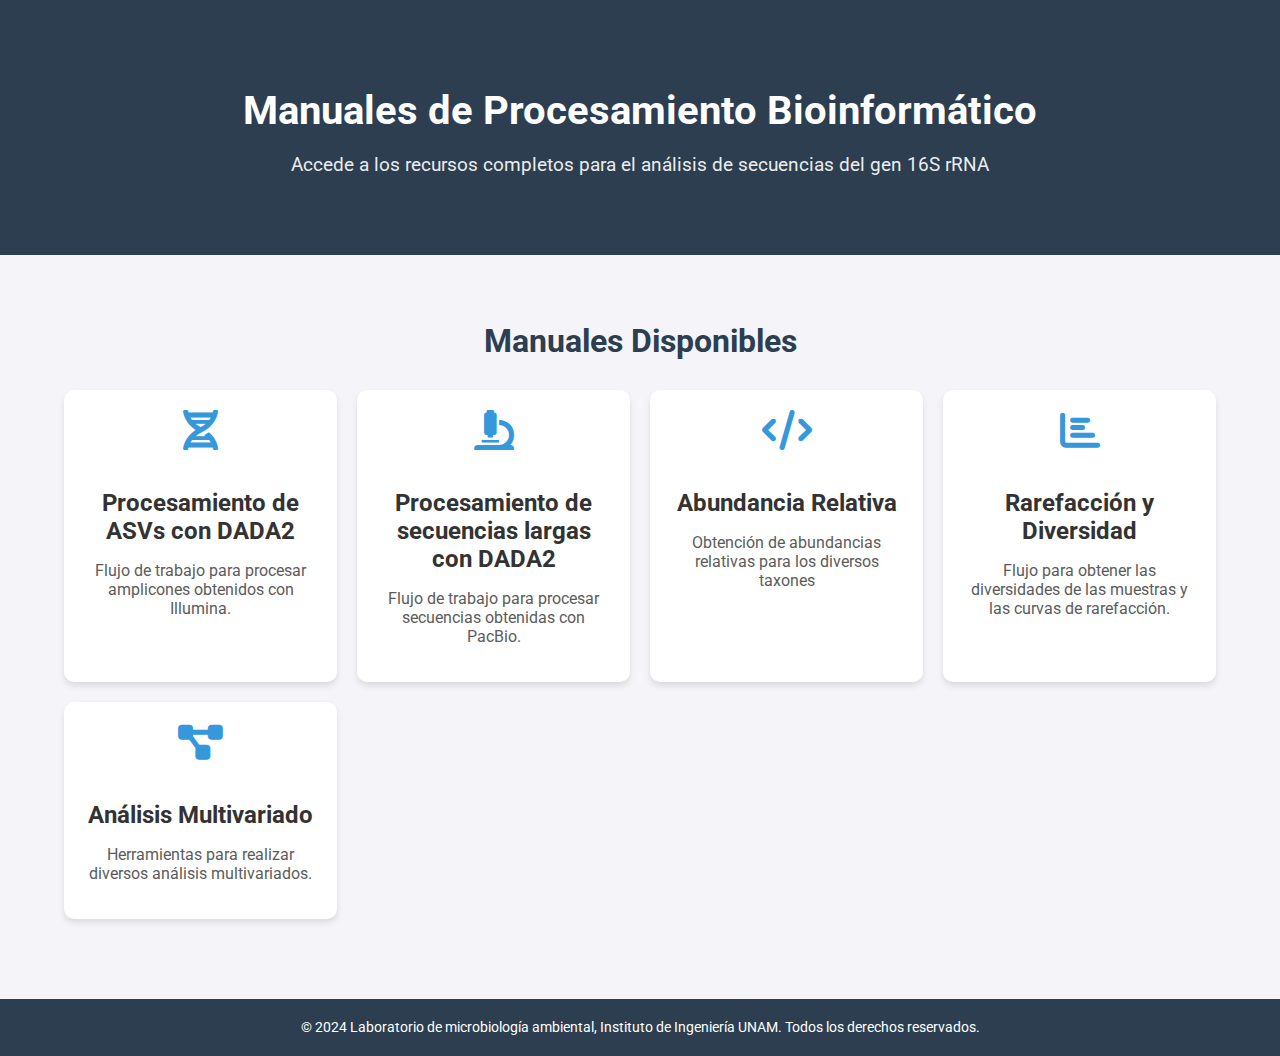
<file: index.html>
<!DOCTYPE html>
<html lang="es">
<head>
  <meta charset="UTF-8">
  <meta name="viewport" content="width=device-width, initial-scale=1.0">
  <title>Manuales de Procesamiento Bioinformático - 16S rRNA</title>
  <link rel="stylesheet" href="styles.css">
  <link href="https://fonts.googleapis.com/css2?family=Roboto:wght@400;500;700&display=swap" rel="stylesheet">
  <link rel="stylesheet" href="https://cdnjs.cloudflare.com/ajax/libs/font-awesome/6.0.0-beta3/css/all.min.css">
</head>
<body>
  <header>
    <div class="container">
      <h1>Manuales de Procesamiento Bioinformático</h1>
      <p>Accede a los recursos completos para el análisis de secuencias del gen 16S rRNA</p>
    </div>
  </header>

  <section class="manuales">
    <div class="container">
      <h2>Manuales Disponibles</h2>
      <div class="grid">
        <a href="Manual-Pipeline-dada2-Abril-2024.html" class="card">
          <i class="fas fa-dna"></i>
          <h3>Procesamiento de ASVs con DADA2</h3>
          <p>Flujo de trabajo para procesar amplicones obtenidos con Illumina.</p>
        </a>
        <a href="Manual-PacBio.html" class="card">
          <i class="fas fa-microscope"></i>
          <h3>Procesamiento de secuencias largas con DADA2</h3>
          <p>Flujo de trabajo para procesar secuencias obtenidas con PacBio.</p>
        </a>
        <a href="Abundancia-relativa.html" class="card">
          <i class="fas fa-code"></i>
          <h3>Abundancia Relativa</h3>
          <p>Obtención de abundancias relativas para los diversos taxones</p>
        </a>
        <a href="Rarefraccion-y-Diversidad.html" class="card">
          <i class="fas fa-chart-bar"></i>
          <h3>Rarefacción y Diversidad</h3>
          <p>Flujo para obtener las diversidades de las muestras y las curvas de rarefacción.</p>
        </a>
        <a href="Analisis-multivariados.html" class="card">
          <i class="fas fa-project-diagram"></i>
          <h3>Análisis Multivariado</h3>
          <p>Herramientas para realizar diversos análisis multivariados.</p>
        </a>
      </div>
    </div>
  </section>

  <footer>
    <div class="container">
      <p>&copy; 2024 Laboratorio de microbiología ambiental, Instituto de Ingeniería UNAM. Todos los derechos reservados.</p>
    </div>
  </footer>

  <script src="script.js"></script>
</body>
</html>
</file>
<file: styles.css>
/* Estilos generales */
body {
    font-family: 'Roboto', sans-serif;
    margin: 0;
    padding: 0;
    background-color: #f4f4f9;
    color: #333;
  }
  
  .container {
    width: 90%;
    max-width: 1200px;
    margin: 0 auto;
  }
  
  /* Header */
  header {
    background-color: #2c3e50;
    color: #fff;
    padding: 60px 0;
    text-align: center;
  }
  
  header h1 {
    font-size: 2.5rem;
    margin-bottom: 10px;
  }
  
  header p {
    font-size: 1.2rem;
    opacity: 0.9;
  }
  
  /* Sección de manuales */
  .manuales {
    padding: 40px 0;
  }
  
  .manuales h2 {
    text-align: center;
    font-size: 2rem;
    margin-bottom: 30px;
    color: #2c3e50;
  }
  
  .grid {
    display: grid;
    grid-template-columns: repeat(auto-fit, minmax(250px, 1fr));
    gap: 20px;
  }
  
  .card {
    background-color: #fff;
    border-radius: 10px;
    padding: 20px;
    text-align: center;
    box-shadow: 0 4px 6px rgba(0, 0, 0, 0.1);
    transition: transform 0.3s ease, box-shadow 0.3s ease;
    text-decoration: none;
    color: inherit;
  }
  
  .card:hover {
    transform: translateY(-10px);
    box-shadow: 0 8px 12px rgba(0, 0, 0, 0.2);
    color:#fff;
    background-color:#2c3e50 ;
  }
  
  .card i {
    font-size: 2.5rem;
    color: #3498db;
    margin-bottom: 15px;
  }
  
  .card h3 {
    font-size: 1.5rem;
    margin-bottom: 10px;
  }
  
  .card p {
    font-size: 1rem;
    opacity: 0.8;
  }
  
  /* Footer */
  footer {
    background-color: #2c3e50;
    color: #fff;
    text-align: center;
    padding: 20px 0;
    margin-top: 40px;
  }
  
  footer p {
    margin: 0;
    font-size: 0.9rem;
  }
</file>
